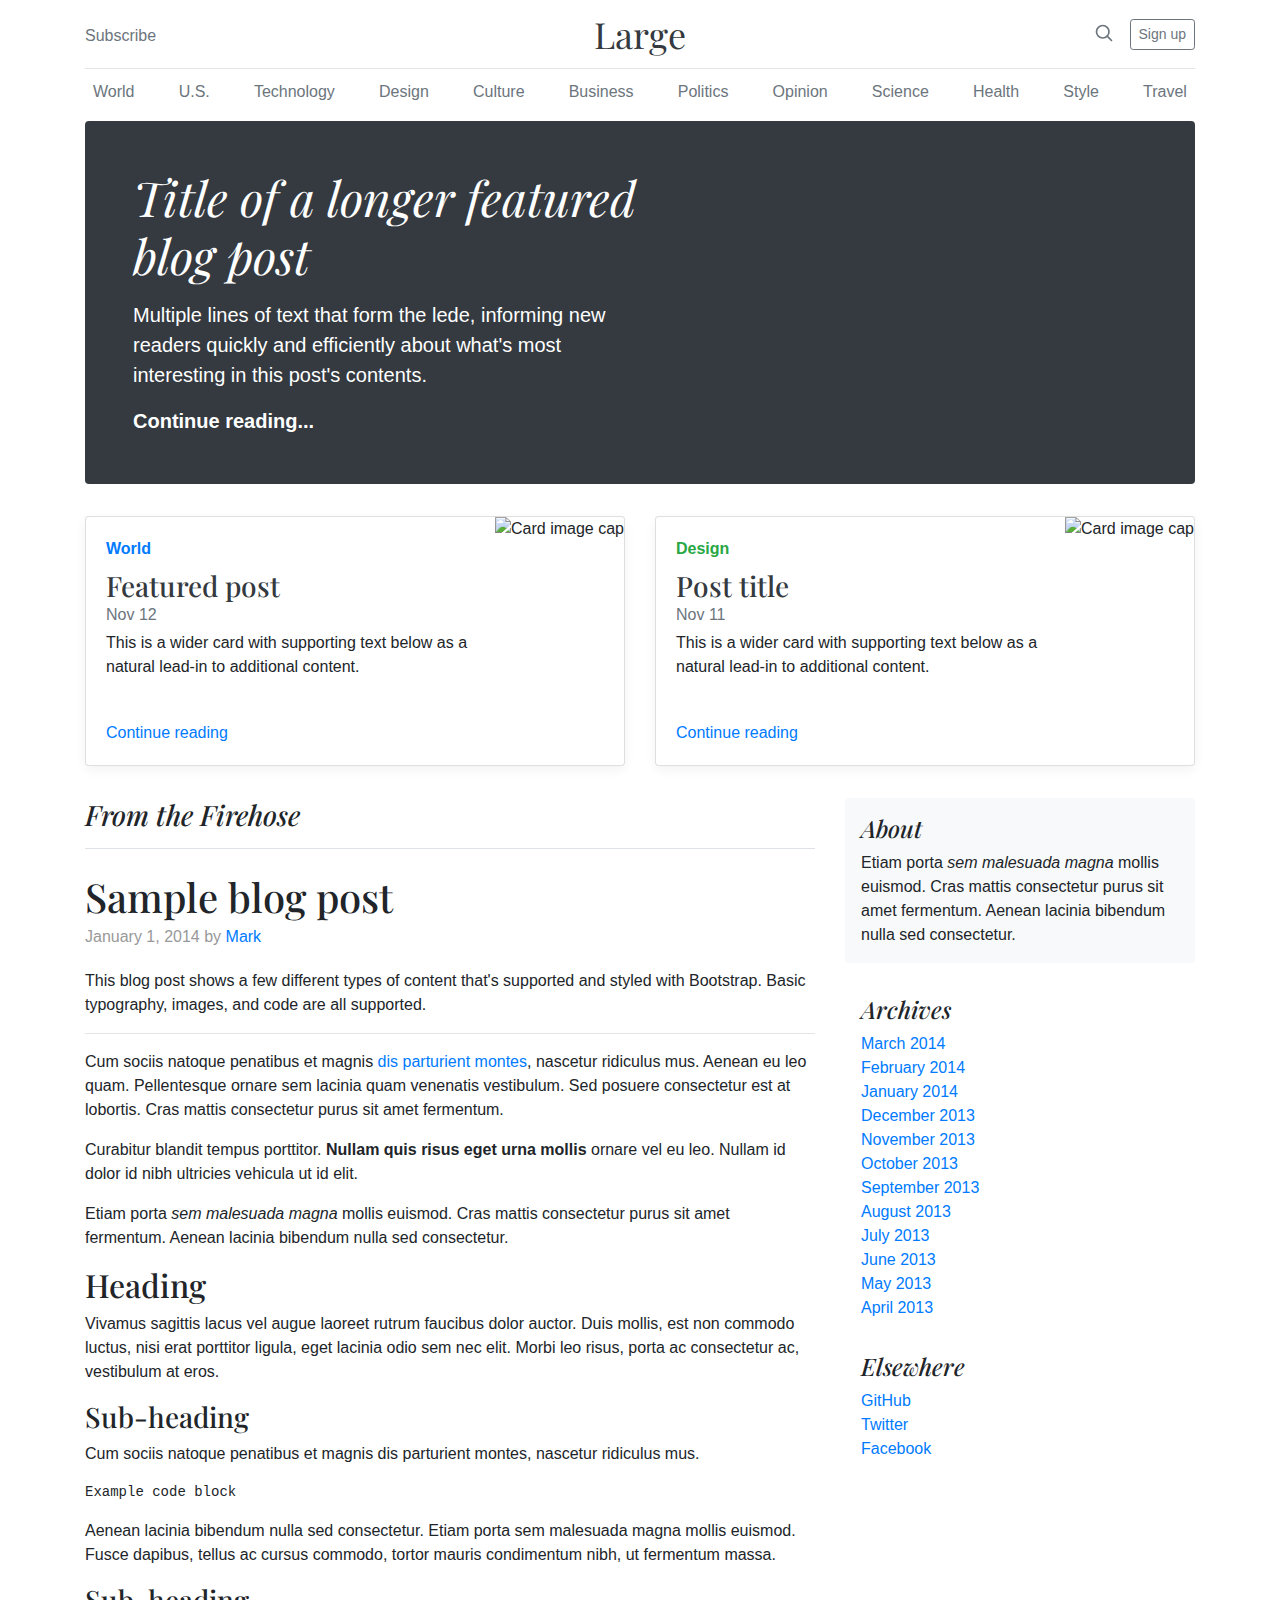
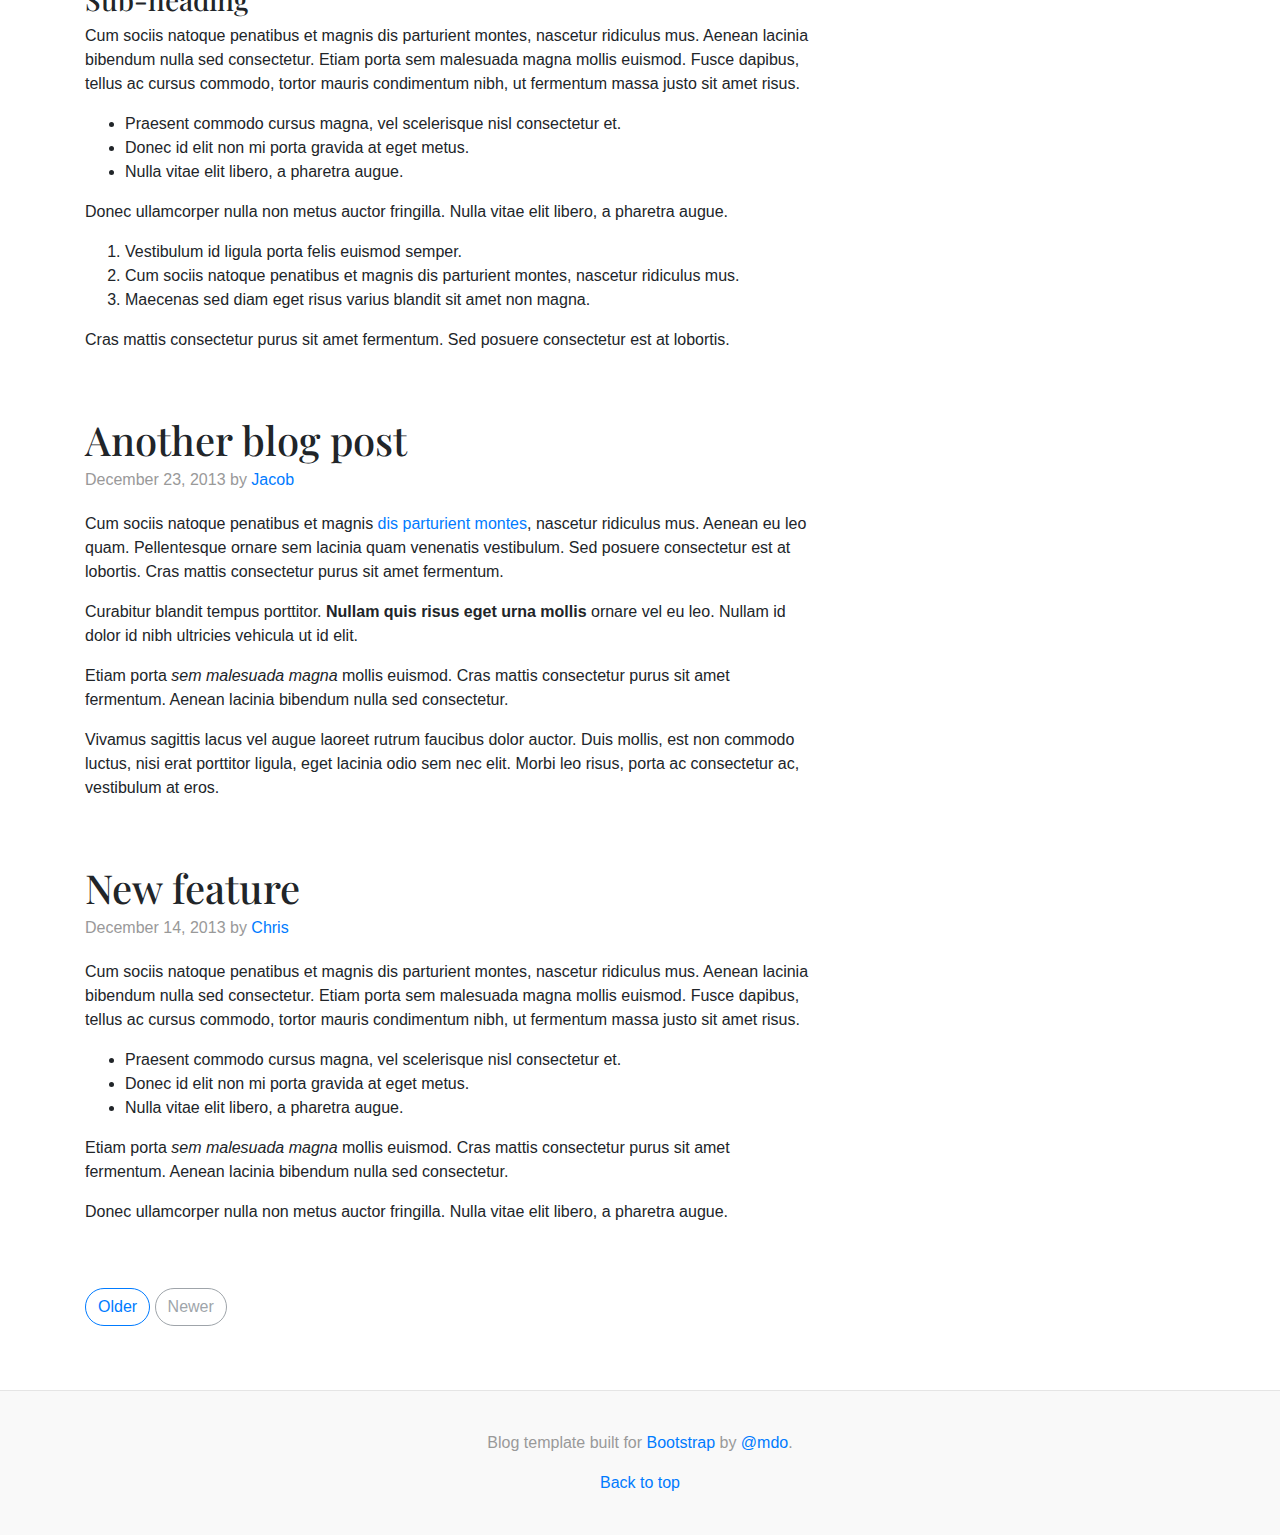
<file: index.html>
<!doctype html>
<html lang="en">
  <head>
    <meta charset="utf-8">
    <meta name="viewport" content="width=device-width, initial-scale=1, shrink-to-fit=no">
    <meta name="description" content="">
    <meta name="author" content="">
    <link rel="icon" href="../../../../favicon.ico">

    <title>Blog Template for Bootstrap</title>

    <!-- Bootstrap core CSS -->
    <link href="css/bootstrap.css" rel="stylesheet">

    <!-- Custom styles for this template -->
    <link href="https://fonts.googleapis.com/css?family=Playfair+Display:700,900" rel="stylesheet">
    <link href="css/style.css" rel="stylesheet">
  </head>

  <body>

    <div class="container">
      <header class="blog-header py-3">
        <div class="row flex-nowrap justify-content-between align-items-center">
          <div class="col-4 pt-1">
            <a class="text-muted" href="#">Subscribe</a>
          </div>
          <div class="col-4 text-center">
            <a class="blog-header-logo text-dark" href="#">Large</a>
          </div>
          <div class="col-4 d-flex justify-content-end align-items-center">
            <a class="text-muted" href="#">
              <svg xmlns="http://www.w3.org/2000/svg" width="20" height="20" viewBox="0 0 24 24" fill="none" stroke="currentColor" stroke-width="2" stroke-linecap="round" stroke-linejoin="round" class="mx-3"><circle cx="10.5" cy="10.5" r="7.5"></circle><line x1="21" y1="21" x2="15.8" y2="15.8"></line></svg>
            </a>
            <a class="btn btn-sm btn-outline-secondary" href="#">Sign up</a>
          </div>
        </div>
      </header>

      <div class="nav-scroller py-1 mb-2">
        <nav class="nav d-flex justify-content-between">
          <a class="p-2 text-muted" href="#">World</a>
          <a class="p-2 text-muted" href="#">U.S.</a>
          <a class="p-2 text-muted" href="#">Technology</a>
          <a class="p-2 text-muted" href="#">Design</a>
          <a class="p-2 text-muted" href="#">Culture</a>
          <a class="p-2 text-muted" href="#">Business</a>
          <a class="p-2 text-muted" href="#">Politics</a>
          <a class="p-2 text-muted" href="#">Opinion</a>
          <a class="p-2 text-muted" href="#">Science</a>
          <a class="p-2 text-muted" href="#">Health</a>
          <a class="p-2 text-muted" href="#">Style</a>
          <a class="p-2 text-muted" href="#">Travel</a>
        </nav>
      </div>

      <div class="jumbotron p-3 p-md-5 text-white rounded bg-dark">
        <div class="col-md-6 px-0">
          <h1 class="display-4 font-italic">Title of a longer featured blog post</h1>
          <p class="lead my-3">Multiple lines of text that form the lede, informing new readers quickly and efficiently about what's most interesting in this post's contents.</p>
          <p class="lead mb-0"><a href="#" class="text-white font-weight-bold">Continue reading...</a></p>
        </div>
      </div>

      <div class="row mb-2">
        <div class="col-md-6">
          <div class="card flex-md-row mb-4 box-shadow h-md-250">
            <div class="card-body d-flex flex-column align-items-start">
              <strong class="d-inline-block mb-2 text-primary">World</strong>
              <h3 class="mb-0">
                <a class="text-dark" href="#">Featured post</a>
              </h3>
              <div class="mb-1 text-muted">Nov 12</div>
              <p class="card-text mb-auto">This is a wider card with supporting text below as a natural lead-in to additional content.</p>
              <a href="#">Continue reading</a>
            </div>
            <img class="card-img-right flex-auto d-none d-md-block" data-src="holder.js/200x250?theme=thumb" alt="Card image cap">
          </div>
        </div>
        <div class="col-md-6">
          <div class="card flex-md-row mb-4 box-shadow h-md-250">
            <div class="card-body d-flex flex-column align-items-start">
              <strong class="d-inline-block mb-2 text-success">Design</strong>
              <h3 class="mb-0">
                <a class="text-dark" href="#">Post title</a>
              </h3>
              <div class="mb-1 text-muted">Nov 11</div>
              <p class="card-text mb-auto">This is a wider card with supporting text below as a natural lead-in to additional content.</p>
              <a href="#">Continue reading</a>
            </div>
            <img class="card-img-right flex-auto d-none d-md-block" data-src="holder.js/200x250?theme=thumb" alt="Card image cap">
          </div>
        </div>
      </div>
    </div>

    <main role="main" class="container">
      <div class="row">
        <div class="col-md-8 blog-main">
          <h3 class="pb-3 mb-4 font-italic border-bottom">
            From the Firehose
          </h3>

          <div class="blog-post">
            <h2 class="blog-post-title">Sample blog post</h2>
            <p class="blog-post-meta">January 1, 2014 by <a href="#">Mark</a></p>

            <p>This blog post shows a few different types of content that's supported and styled with Bootstrap. Basic typography, images, and code are all supported.</p>
            <hr>
            <p>Cum sociis natoque penatibus et magnis <a href="#">dis parturient montes</a>, nascetur ridiculus mus. Aenean eu leo quam. Pellentesque ornare sem lacinia quam venenatis vestibulum. Sed posuere consectetur est at lobortis. Cras mattis consectetur purus sit amet fermentum.</p>
            <blockquote>
              <p>Curabitur blandit tempus porttitor. <strong>Nullam quis risus eget urna mollis</strong> ornare vel eu leo. Nullam id dolor id nibh ultricies vehicula ut id elit.</p>
            </blockquote>
            <p>Etiam porta <em>sem malesuada magna</em> mollis euismod. Cras mattis consectetur purus sit amet fermentum. Aenean lacinia bibendum nulla sed consectetur.</p>
            <h2>Heading</h2>
            <p>Vivamus sagittis lacus vel augue laoreet rutrum faucibus dolor auctor. Duis mollis, est non commodo luctus, nisi erat porttitor ligula, eget lacinia odio sem nec elit. Morbi leo risus, porta ac consectetur ac, vestibulum at eros.</p>
            <h3>Sub-heading</h3>
            <p>Cum sociis natoque penatibus et magnis dis parturient montes, nascetur ridiculus mus.</p>
            <pre><code>Example code block</code></pre>
            <p>Aenean lacinia bibendum nulla sed consectetur. Etiam porta sem malesuada magna mollis euismod. Fusce dapibus, tellus ac cursus commodo, tortor mauris condimentum nibh, ut fermentum massa.</p>
            <h3>Sub-heading</h3>
            <p>Cum sociis natoque penatibus et magnis dis parturient montes, nascetur ridiculus mus. Aenean lacinia bibendum nulla sed consectetur. Etiam porta sem malesuada magna mollis euismod. Fusce dapibus, tellus ac cursus commodo, tortor mauris condimentum nibh, ut fermentum massa justo sit amet risus.</p>
            <ul>
              <li>Praesent commodo cursus magna, vel scelerisque nisl consectetur et.</li>
              <li>Donec id elit non mi porta gravida at eget metus.</li>
              <li>Nulla vitae elit libero, a pharetra augue.</li>
            </ul>
            <p>Donec ullamcorper nulla non metus auctor fringilla. Nulla vitae elit libero, a pharetra augue.</p>
            <ol>
              <li>Vestibulum id ligula porta felis euismod semper.</li>
              <li>Cum sociis natoque penatibus et magnis dis parturient montes, nascetur ridiculus mus.</li>
              <li>Maecenas sed diam eget risus varius blandit sit amet non magna.</li>
            </ol>
            <p>Cras mattis consectetur purus sit amet fermentum. Sed posuere consectetur est at lobortis.</p>
          </div><!-- /.blog-post -->

          <div class="blog-post">
            <h2 class="blog-post-title">Another blog post</h2>
            <p class="blog-post-meta">December 23, 2013 by <a href="#">Jacob</a></p>

            <p>Cum sociis natoque penatibus et magnis <a href="#">dis parturient montes</a>, nascetur ridiculus mus. Aenean eu leo quam. Pellentesque ornare sem lacinia quam venenatis vestibulum. Sed posuere consectetur est at lobortis. Cras mattis consectetur purus sit amet fermentum.</p>
            <blockquote>
              <p>Curabitur blandit tempus porttitor. <strong>Nullam quis risus eget urna mollis</strong> ornare vel eu leo. Nullam id dolor id nibh ultricies vehicula ut id elit.</p>
            </blockquote>
            <p>Etiam porta <em>sem malesuada magna</em> mollis euismod. Cras mattis consectetur purus sit amet fermentum. Aenean lacinia bibendum nulla sed consectetur.</p>
            <p>Vivamus sagittis lacus vel augue laoreet rutrum faucibus dolor auctor. Duis mollis, est non commodo luctus, nisi erat porttitor ligula, eget lacinia odio sem nec elit. Morbi leo risus, porta ac consectetur ac, vestibulum at eros.</p>
          </div><!-- /.blog-post -->

          <div class="blog-post">
            <h2 class="blog-post-title">New feature</h2>
            <p class="blog-post-meta">December 14, 2013 by <a href="#">Chris</a></p>

            <p>Cum sociis natoque penatibus et magnis dis parturient montes, nascetur ridiculus mus. Aenean lacinia bibendum nulla sed consectetur. Etiam porta sem malesuada magna mollis euismod. Fusce dapibus, tellus ac cursus commodo, tortor mauris condimentum nibh, ut fermentum massa justo sit amet risus.</p>
            <ul>
              <li>Praesent commodo cursus magna, vel scelerisque nisl consectetur et.</li>
              <li>Donec id elit non mi porta gravida at eget metus.</li>
              <li>Nulla vitae elit libero, a pharetra augue.</li>
            </ul>
            <p>Etiam porta <em>sem malesuada magna</em> mollis euismod. Cras mattis consectetur purus sit amet fermentum. Aenean lacinia bibendum nulla sed consectetur.</p>
            <p>Donec ullamcorper nulla non metus auctor fringilla. Nulla vitae elit libero, a pharetra augue.</p>
          </div><!-- /.blog-post -->

          <nav class="blog-pagination">
            <a class="btn btn-outline-primary" href="#">Older</a>
            <a class="btn btn-outline-secondary disabled" href="#">Newer</a>
          </nav>

        </div><!-- /.blog-main -->

        <aside class="col-md-4 blog-sidebar">
          <div class="p-3 mb-3 bg-light rounded">
            <h4 class="font-italic">About</h4>
            <p class="mb-0">Etiam porta <em>sem malesuada magna</em> mollis euismod. Cras mattis consectetur purus sit amet fermentum. Aenean lacinia bibendum nulla sed consectetur.</p>
          </div>

          <div class="p-3">
            <h4 class="font-italic">Archives</h4>
            <ol class="list-unstyled mb-0">
              <li><a href="#">March 2014</a></li>
              <li><a href="#">February 2014</a></li>
              <li><a href="#">January 2014</a></li>
              <li><a href="#">December 2013</a></li>
              <li><a href="#">November 2013</a></li>
              <li><a href="#">October 2013</a></li>
              <li><a href="#">September 2013</a></li>
              <li><a href="#">August 2013</a></li>
              <li><a href="#">July 2013</a></li>
              <li><a href="#">June 2013</a></li>
              <li><a href="#">May 2013</a></li>
              <li><a href="#">April 2013</a></li>
            </ol>
          </div>

          <div class="p-3">
            <h4 class="font-italic">Elsewhere</h4>
            <ol class="list-unstyled">
              <li><a href="#">GitHub</a></li>
              <li><a href="#">Twitter</a></li>
              <li><a href="#">Facebook</a></li>
            </ol>
          </div>
        </aside><!-- /.blog-sidebar -->

      </div><!-- /.row -->

    </main><!-- /.container -->

    <footer class="blog-footer">
      <p>Blog template built for <a href="https://getbootstrap.com/">Bootstrap</a> by <a href="https://twitter.com/mdo">@mdo</a>.</p>
      <p>
        <a href="#">Back to top</a>
      </p>
    </footer>


    <script src="https://code.jquery.com/jquery-3.2.1.slim.min.js" integrity="sha384-KJ3o2DKtIkvYIK3UENzmM7KCkRr/rE9/Qpg6aAZGJwFDMVNA/GpGFF93hXpG5KkN" crossorigin="anonymous"></script>
    <script src="js/bootstrap.js"></script>
    <script>
      Holder.addTheme('thumb', {
        bg: '#55595c',
        fg: '#eceeef',
        text: 'Thumbnail'
      });
    </script>
  </body>
</html>
</file>
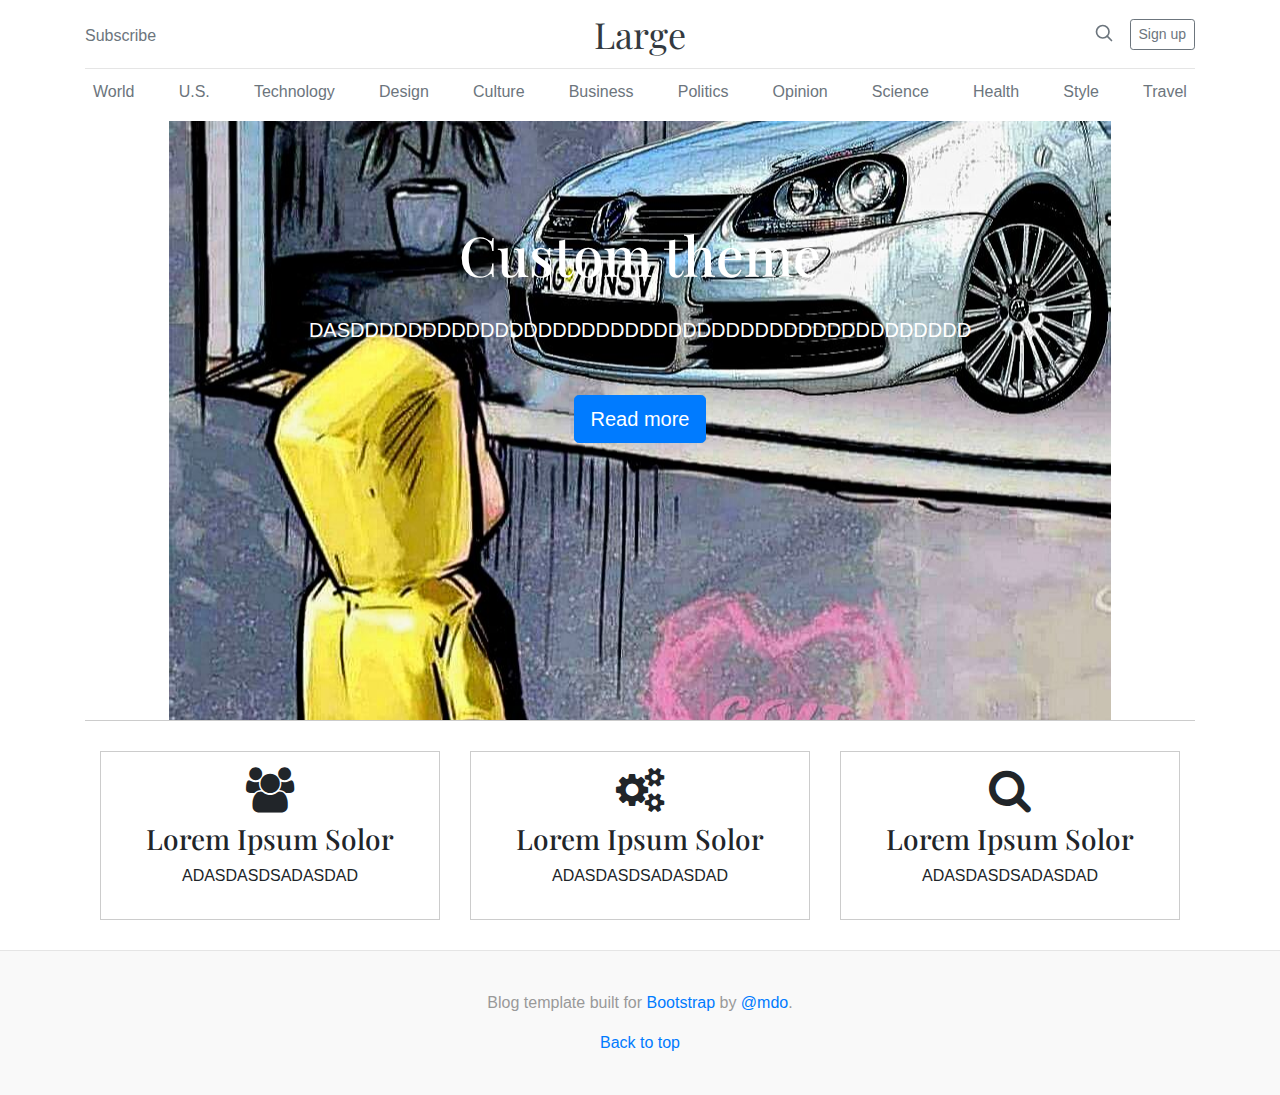
<file: front.html>
<!doctype html>
<html lang="en">
  <head>
    <meta charset="utf-8">
    <meta name="viewport" content="width=device-width, initial-scale=1, shrink-to-fit=no">
    <meta name="description" content="">
    <meta name="author" content="">
    <link rel="icon" href="../../../../favicon.ico">

    <title>Blog Template for Bootstrap</title>

    <!-- Bootstrap core CSS -->
    <link href="css/bootstrap.css" rel="stylesheet">

    <!-- Custom styles for this template -->
    <link href="https://fonts.googleapis.com/css?family=Playfair+Display:700,900" rel="stylesheet">
    <link href="css/style.css" rel="stylesheet">
    <!-- Font awesome -->
    <link href="https://maxcdn.bootstrapcdn.com/font-awesome/4.7.0/css/font-awesome.min.css" rel="stylesheet">
  </head>

  <body>

    <div class="container">
      <header class="blog-header py-3">
        <div class="row flex-nowrap justify-content-between align-items-center">
          <div class="col-4 pt-1">
            <a class="text-muted" href="#">Subscribe</a>
          </div>
          <div class="col-4 text-center">
            <a class="blog-header-logo text-dark" href="#">Large</a>
          </div>
          <div class="col-4 d-flex justify-content-end align-items-center">
            <a class="text-muted" href="#">
              <svg xmlns="http://www.w3.org/2000/svg" width="20" height="20" viewBox="0 0 24 24" fill="none" stroke="currentColor" stroke-width="2" stroke-linecap="round" stroke-linejoin="round" class="mx-3"><circle cx="10.5" cy="10.5" r="7.5"></circle><line x1="21" y1="21" x2="15.8" y2="15.8"></line></svg>
            </a>
            <a class="btn btn-sm btn-outline-secondary" href="#">Sign up</a>
          </div>
        </div>
      </header>

      <div class="nav-scroller py-1 mb-2">
        <nav class="nav d-flex justify-content-between">
          <a class="p-2 text-muted" href="#">World</a>
          <a class="p-2 text-muted" href="#">U.S.</a>
          <a class="p-2 text-muted" href="#">Technology</a>
          <a class="p-2 text-muted" href="#">Design</a>
          <a class="p-2 text-muted" href="#">Culture</a>
          <a class="p-2 text-muted" href="#">Business</a>
          <a class="p-2 text-muted" href="#">Politics</a>
          <a class="p-2 text-muted" href="#">Opinion</a>
          <a class="p-2 text-muted" href="#">Science</a>
          <a class="p-2 text-muted" href="#">Health</a>
          <a class="p-2 text-muted" href="#">Style</a>
          <a class="p-2 text-muted" href="#">Travel</a>
        </nav>
      </div>

      <section class="showcase">
        <div class="container">
          <h1>Custom theme</h1>
          <p>DASDDDDDDDDDDDDDDDDDDDDDDDDDDDDDDDDDDDDDDDDDDD</p>
          <a class="btn btn-primary btn-lg">Read more</a>
        </div>
      </section>

      <section class="boxes">
        <div class="container">
          <div class="row">
            <div class="col-md-4">
              <div class="box">
                <i class="fa fa-users" aria-hidden="true"></i>
                <h3>Lorem Ipsum Solor</h3>
                <p>ADASDASDSADASDAD</p>
              </div>
            </div>

              <div class="col-md-4">
                <div class="box">
                  <i class="fa fa-gears" aria-hidden="true"></i>
                  <h3>Lorem Ipsum Solor</h3>
                  <p>ADASDASDSADASDAD</p>
                </div>
              </div>

                <div class="col-md-4">
                  <div class="box">
                    <i class="fa fa-search" aria-hidden="true"></i>
                    <h3>Lorem Ipsum Solor</h3>
                    <p>ADASDASDSADASDAD</p>
                  </div>
                </div>

          </div>
        </div>
      </section>


</div>
    <footer class="blog-footer">
      <p>Blog template built for <a href="https://getbootstrap.com/">Bootstrap</a> by <a href="https://twitter.com/mdo">@mdo</a>.</p>
      <p>
        <a href="#">Back to top</a>
      </p>
    </footer>


    <script src="https://code.jquery.com/jquery-3.2.1.slim.min.js" integrity="sha384-KJ3o2DKtIkvYIK3UENzmM7KCkRr/rE9/Qpg6aAZGJwFDMVNA/GpGFF93hXpG5KkN" crossorigin="anonymous"></script>
    <script src="js/bootstrap.js"></script>
    <script>
      Holder.addTheme('thumb', {
        bg: '#55595c',
        fg: '#eceeef',
        text: 'Thumbnail'
      });
    </script>
  </body>
</html>
</file>
<file: css/style.css>
/* stylelint-disable selector-list-comma-newline-after */

.blog-header {
  line-height: 1;
  border-bottom: 1px solid #e5e5e5;
}

.blog-header-logo {
  font-family: "Playfair Display", Georgia, "Times New Roman", serif;
  font-size: 2.25rem;
}

.blog-header-logo:hover {
  text-decoration: none;
}

h1, h2, h3, h4, h5, h6 {
  font-family: "Playfair Display", Georgia, "Times New Roman", serif;
}

.display-4 {
  font-size: 2.5rem;
}
@media (min-width: 768px) {
  .display-4 {
    font-size: 3rem;
  }
}

.nav-scroller {
  position: relative;
  z-index: 2;
  height: 2.75rem;
  overflow-y: hidden;
}

.nav-scroller .nav {
  display: -webkit-box;
  display: -ms-flexbox;
  display: flex;
  -ms-flex-wrap: nowrap;
  flex-wrap: nowrap;
  padding-bottom: 1rem;
  margin-top: -1px;
  overflow-x: auto;
  text-align: center;
  white-space: nowrap;
  -webkit-overflow-scrolling: touch;
}

.nav-scroller .nav-link {
  padding-top: .75rem;
  padding-bottom: .75rem;
  font-size: .875rem;
}

.card-img-right {
  height: 100%;
  border-radius: 0 3px 3px 0;
}

.flex-auto {
  -ms-flex: 0 0 auto;
  -webkit-box-flex: 0;
  flex: 0 0 auto;
}

.h-250 { height: 250px; }
@media (min-width: 768px) {
  .h-md-250 { height: 250px; }
}

.border-top { border-top: 1px solid #e5e5e5; }
.border-bottom { border-bottom: 1px solid #e5e5e5; }

.box-shadow { box-shadow: 0 .25rem .75rem rgba(0, 0, 0, .05); }

/*
 * Blog name and description
 */
.blog-title {
  margin-bottom: 0;
  font-size: 2rem;
  font-weight: 400;
}
.blog-description {
  font-size: 1.1rem;
  color: #999;
}

@media (min-width: 40em) {
  .blog-title {
    font-size: 3.5rem;
  }
}

/* Pagination */
.blog-pagination {
  margin-bottom: 4rem;
}
.blog-pagination > .btn {
  border-radius: 2rem;
}

/*
 * Blog posts
 */
.blog-post {
  margin-bottom: 4rem;
}
.blog-post-title {
  margin-bottom: .25rem;
  font-size: 2.5rem;
}
.blog-post-meta {
  margin-bottom: 1.25rem;
  color: #999;
}

/*
 * Footer
 */
.blog-footer {
  padding: 2.5rem 0;
  color: #999;
  text-align: center;
  background-color: #f9f9f9;
  border-top: .05rem solid #e5e5e5;
}
.blog-footer p:last-child {
  margin-bottom: 0;
}

/*
 *Custom styles
 */

 .showcase{
   height: 600px;
   padding: 100px 20px;
   text-align: center;
   border-bottom: #ccc 1px solid;
   margin-bottom: 30px;
   color: #fff;
   background: url('../img/showcase.jpeg') no-repeat center center;
 }

 .showcase h1{
   font-size: 55px;
   padding-bottom: 20px;
   color: #fff;
 }

 .showcase p{
   font-size: 20px;
   margin-bottom: 50px;
 }

.boxes{
  text-align: center;
  background: #fff;
  margin-bottom: 30px;
}

.box .fa{
  font-size: 45px!important;
  margin-bottom: 10px;
}

.box{
  padding: 15px;
  border: #ccc 1px solid;
}
</file>
